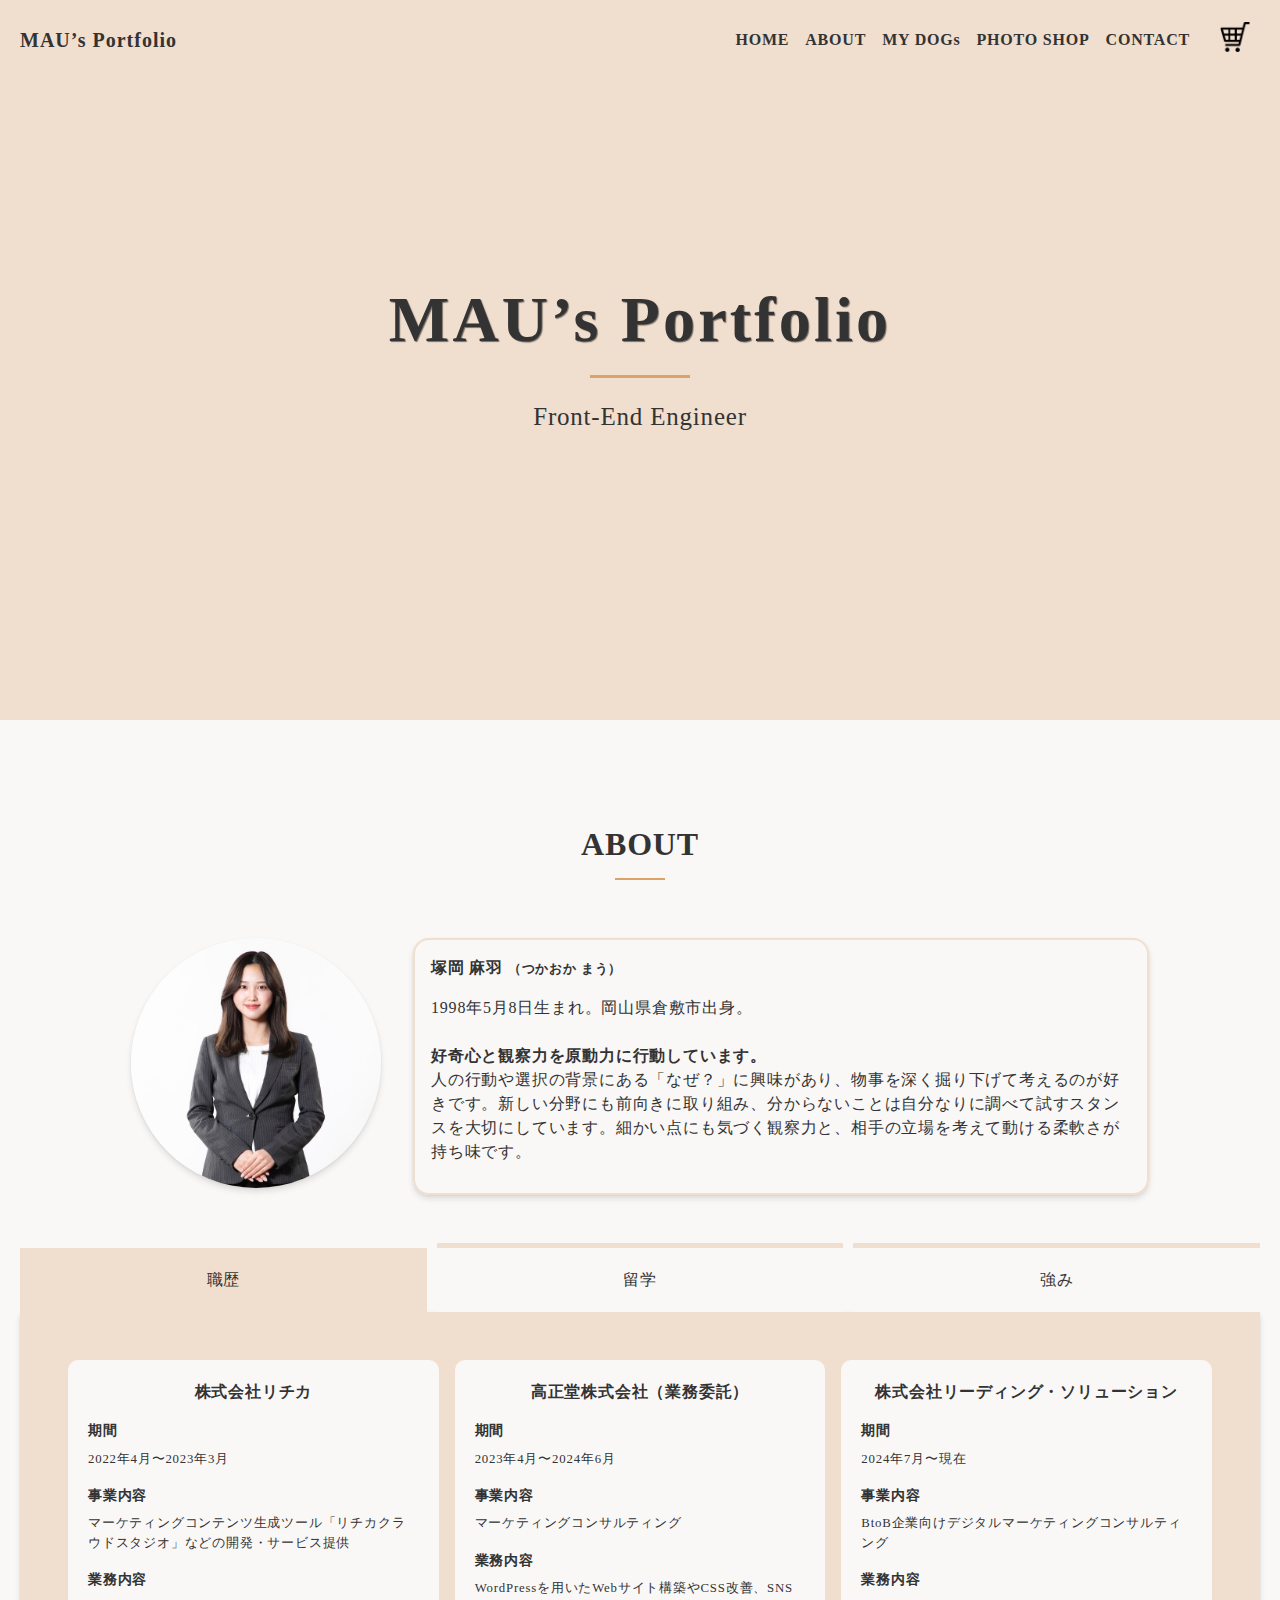
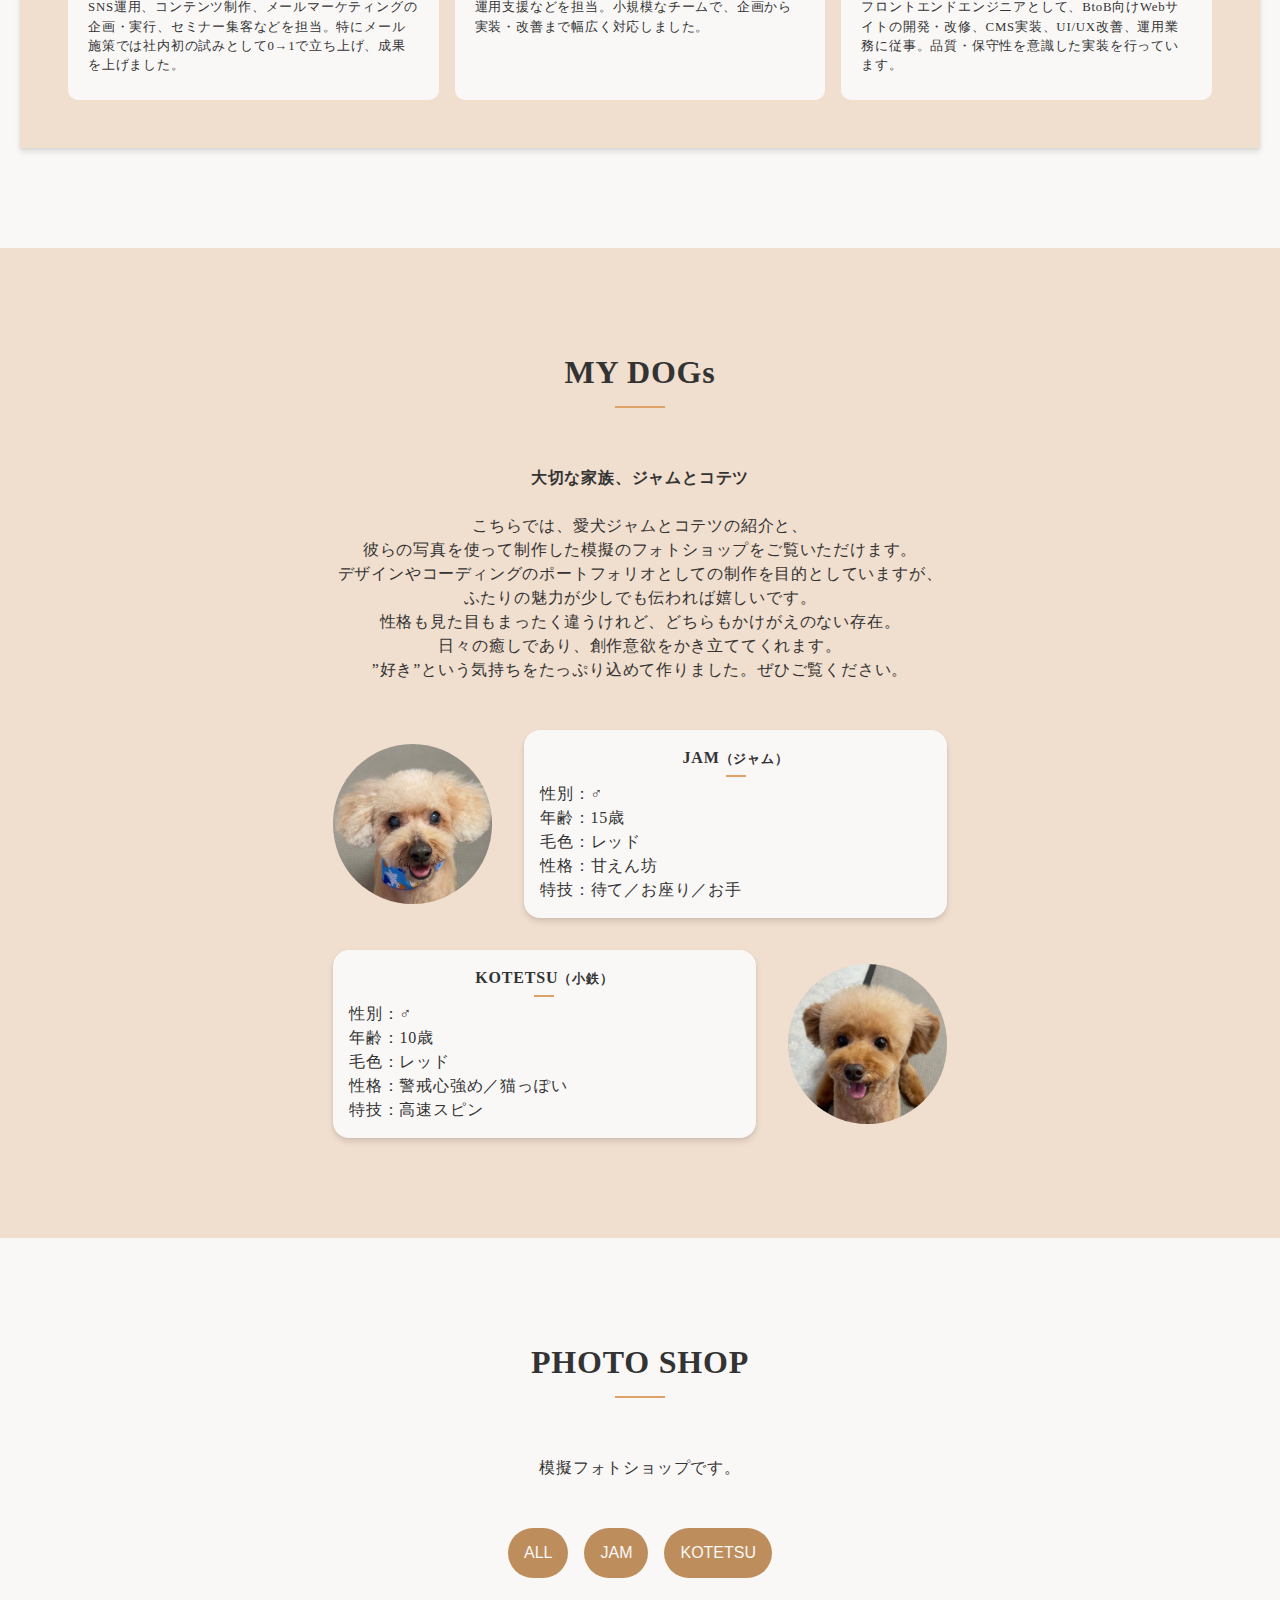
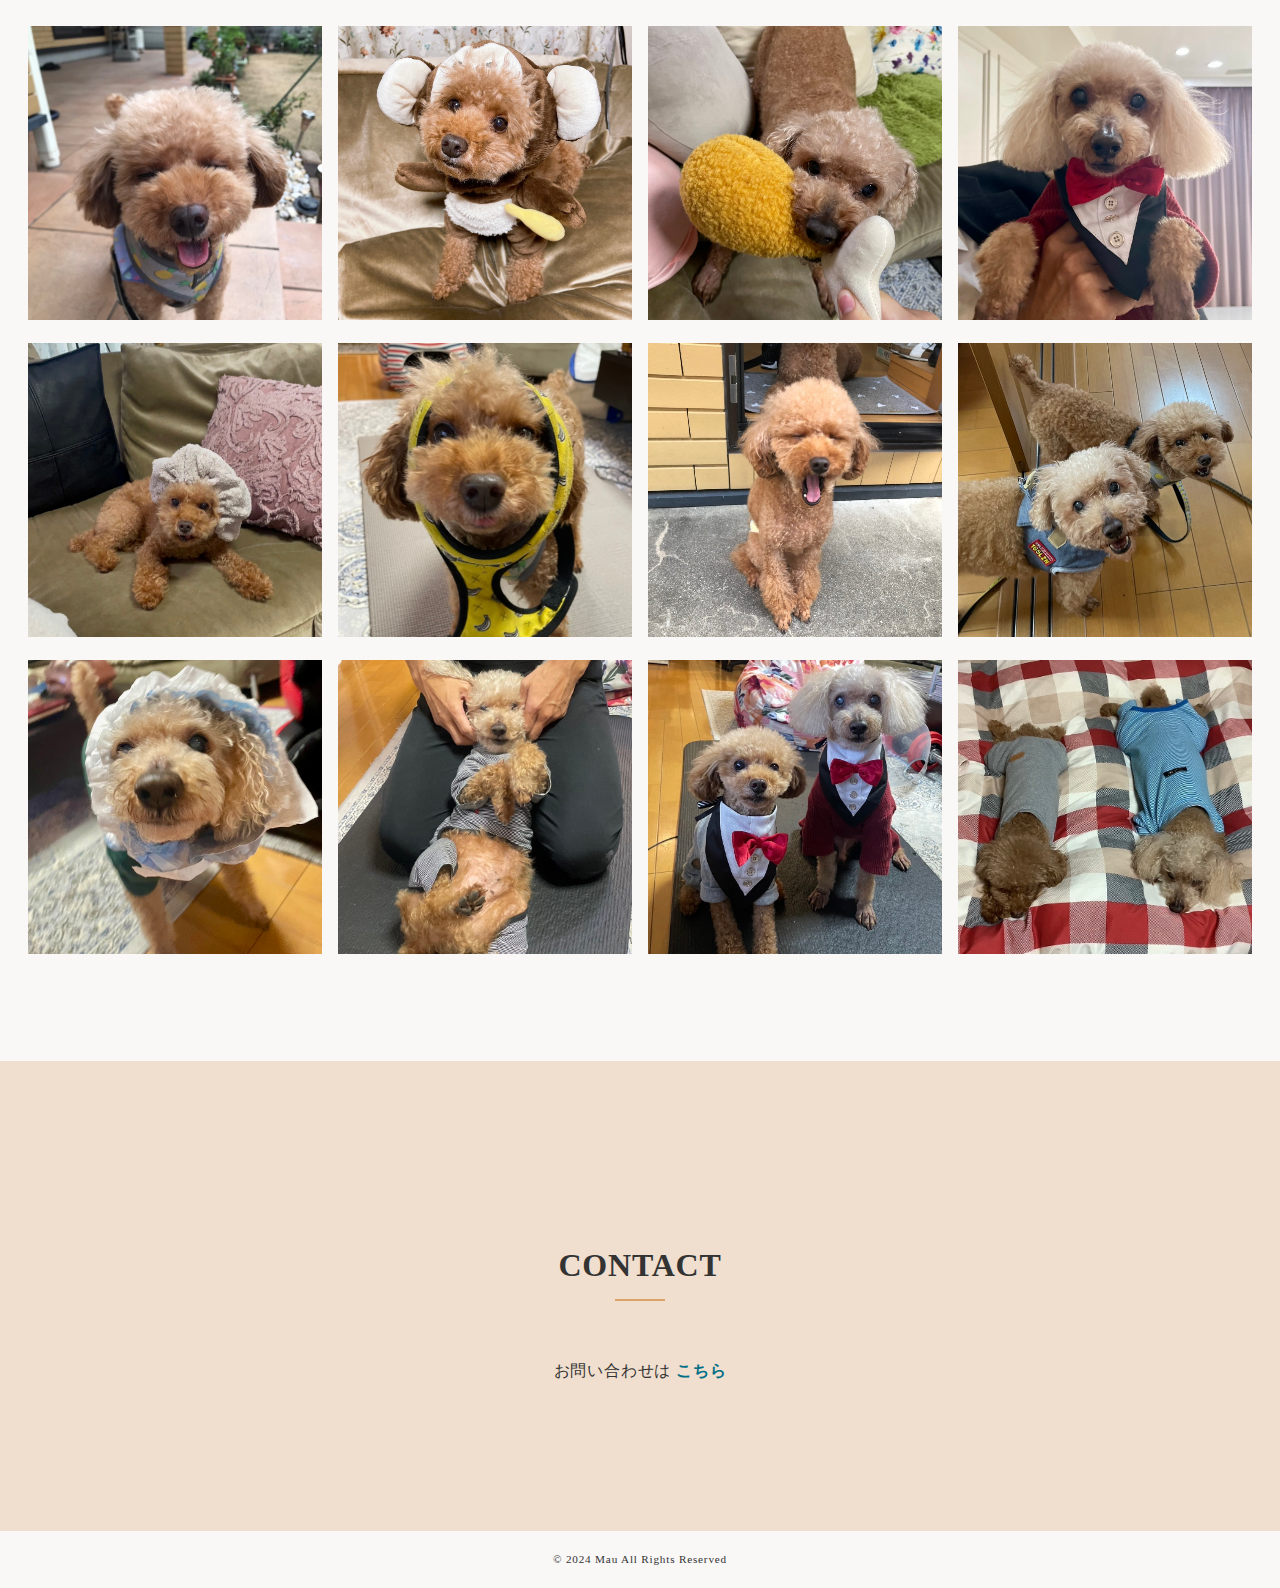
<file: index.html>
<!DOCTYPE html>
<html lang="en">
<head>
  <meta charset="UTF-8">
  <meta http-equiv="X-UA-Compatible" content="IE=edge">
  <meta name="viewport" content="width=device-width, initial-scale=1.0">
  <title>MAU’s Portfolio</title>
  <meta name="description" content="MAUのポートフォリオサイトです。">
  <link rel="icon" href="img/logo_1.jpg">
  <link rel="stylesheet" href="css/reset.css">
  <link rel="stylesheet" href="css/style.css">
  <link rel="preconnect" href="https://fonts.googleapis.com">
  <link rel="preconnect" href="https://fonts.gstatic.com" crossorigin>
  <link href="https://fonts.googleapis.com/css2?family=Noto+Sans+JP&family=Noto+Serif+JP:wght@200..900&family=Oxygen:wght@300;400;700&display=swap" rel="stylesheet"> <!-- jQueryの読み込みはjsより先に記述する -->
  <script src="https://code.jquery.com/jquery-3.7.1.min.js" integrity="sha256-/JqT3SQfawRcv/BIHPThkBvs0OEvtFFmqPF/lYI/Cxo=" crossorigin="anonymous"></script>
  <script src="js/script.js"></script>
  <script src="js/index.js"></script>
</head>

<body>
  <header>
    <div class="container">
      <div class="header-inner">
        <div class="header-logo">
          <a href="#">MAU’s Portfolio</a>
        </div>

        <div id="drawer_toggle">
          <span></span>
          <span></span>
          <span></span>
        </div>


        <div class="header-nav">

          <nav class="gnav" id="global_nav">
            <ul class="gnav-list">
              <li class="gnav-list-item"><a href="index.html">HOME</a></li>
              <li class="gnav-list-item"><a href="index.html#1">ABOUT</a></li>
              <li class="gnav-list-item"><a href="index.html#2">MY DOGs</a></li>
              <li class="gnav-list-item"><a href="index.html#3">PHOTO SHOP</a></li>
              <li class="gnav-list-item"><a href="index.html#4">CONTACT</a></li>
            </ul>
          </nav>

          <div class="cart">
            <!-- ② カウント表示 -->
            <!-- classにhiddenをつけて、初期状態では表示をしないようにする -->
            <div class="cart_cnt hidden">
              <span id="js_cart_cnt"></span>
            </div>
            <a href="confirm.html" id="cartLink">
              <img src="img/cart_logo.png" alt="#">
            </a>
          </div>
        </div>
      </div>
    </div>
  </header>

  <main>
    <!-- メインビジュアル -->
    <div class="mv bg--gr">
      <div class="container">
        <div class="mv-titleArea mv-titleArea--center mv-titleArea--black-shadow">
          <h1 class="mv-title">MAU’s Portfolio</h1>
          <p class="under-line"></p>
          <p class="mv-subtitle">Front-End Engineer</p>
        </div>
      </div>
    </div>

    <!-- ABOUT -->
    <section id="1" class="about bg--be">
      <div class="container">
        <h2 class="section-title">ABOUT</h2>
        <div class="flex">
          <div class="about profile">
            <div class="two-column">
              <div class="two-column-left">
                <div class="two-column-image profile">
                  <img src="img/profile_img.jpg" alt="塚岡麻羽">
                </div>
              </div>
              <div class="two-column-right">
                <h3 class="name">塚岡 麻羽 <span class="sub-name">（つかおか まう）</span></h3>
                <div class="info">
                  <p>1998年5月8日生まれ。岡山県倉敷市出身。<br><br><strong>好奇心と観察力を原動力に行動しています。</strong><br>
                  人の行動や選択の背景にある「なぜ？」に興味があり、物事を深く掘り下げて考えるのが好きです。新しい分野にも前向きに取り組み、分からないことは自分なりに調べて試すスタンスを大切にしています。細かい点にも気づく観察力と、相手の立場を考えて動ける柔軟さが持ち味です。
                  </p>
                </div>
              </div>
            </div>
          </div>
        </div>
        <!-- タブ -->
        <div class="tab">
          <ul>
            <li class="tab_item is-active" data-tab="01">職歴</li>
            <li class="tab_item" data-tab="02">留学</li>
            <li class="tab_item" data-tab="03">強み</li>
          </ul>
          <div class="tab_panel">
            <div class="tab_panel-box is-show work" data-panel="01">
              <div class="tab_panel-box-inner">
                <div class="tab_panel-box-item">
                  <h3 class="text-align-center">株式会社リチカ</h3>
                  <div class="item-area">
                    <p class="sub-ttl">期間</p>
                    <p class="desc">2022年4月〜2023年3月</p>
                  </div>
                  <div class="item-area">
                    <p class="sub-ttl">事業内容</p>
                    <p class="desc">マーケティングコンテンツ生成ツール「リチカクラウドスタジオ」などの開発・サービス提供</p>
                  </div>
                  <div class="item-area">
                    <p class="sub-ttl">業務内容</p>
                    <p class="desc">SNS運用、コンテンツ制作、メールマーケティングの企画・実行、セミナー集客などを担当。特にメール施策では社内初の試みとして0→1で立ち上げ、成果を上げました。</p>
                  </div>
                </div>
                <div class="tab_panel-box-item">
                  <h3 class="text-align-center">高正堂株式会社（業務委託）</h3>
                  <div class="item-area">
                    <p class="sub-ttl">期間</p>
                    <p class="desc">2023年4月〜2024年6月</p>
                  </div>
                  <div class="item-area">
                    <p class="sub-ttl">事業内容</p>
                    <p class="desc">マーケティングコンサルティング</p>
                  </div>
                  <div class="item-area">
                    <p class="sub-ttl">業務内容</p>
                    <p class="desc">WordPressを用いたWebサイト構築やCSS改善、SNS運用支援などを担当。小規模なチームで、企画から実装・改善まで幅広く対応しました。</p>
                  </div>
                </div>
                <div class="tab_panel-box-item">
                  <h3 class="text-align-center">株式会社リーディング・ソリューション</h3>
                  <div class="item-area">
                    <p class="sub-ttl">期間</p>
                    <p class="desc">2024年7月〜現在</p>
                  </div>
                  <div class="item-area">
                    <p class="sub-ttl">事業内容</p>
                    <p class="desc">BtoB企業向けデジタルマーケティングコンサルティング</p>
                  </div>
                  <div class="item-area">
                    <p class="sub-ttl">業務内容</p>
                    <p class="desc">フロントエンドエンジニアとして、BtoB向けWebサイトの開発・改修、CMS実装、UI/UX改善、運用業務に従事。品質・保守性を意識した実装を行っています。</p>
                  </div>
                </div>
              </div>
            </div>
            <div class="tab_panel-box" data-panel="02">
              <div class="tab_panel-box-inner">
                <div class="tab_panel-box-item study">
                  <div class="study_img">
                    <img src="img/ilac_img.png" alt="留学">
                  </div>
                  <div class="study_desc">
                    <h3>ILAC International College Vancouver</h3>
                    <div class="item-area">
                      <p class="sub-ttl">期間</p>
                      <p class="desc">2024年7月〜現在</p>
                    </div>
                    <div class="item-area">
                      <p class="sub-ttl">概要</p>
                      <p class="desc">Co-op留学。希望コース入学のため、TOIEC840点、IELTS 5.5取得。カナダ・バンクーバーにある私立の専門学校 ILAC International Collegeにて、Sales&Marketingプログラムを受講。セールスに必要なコミュニケーション、ブランドプロモーション、マネジメントスキル、デジタルマーケティング、ソーシャルマーケティングなどの講義を受講し、グループワーク・ディスカッション・プレゼンテーションを行いました。<br>最終試験に合格し、Certificateを取得しました。</p>
                    </div>
                  </div>
                </div>
              </div>
            </div>
            <div class="tab_panel-box work strength" data-panel="03">
              <div class="tab_panel-box-inner">
                <div class="tab_panel-box-item">
                  <h3 class="text-align-center">効率性・正確性を重視した開発</h3>
                  <div class="item-area">
                    <p class="desc">Sassやコンポーネント設計により、スタイルの一貫性や保守性の高い実装を実現。<br>MoSCoW法を用いたタスク整理で開発効率を高め、6か月連続で修正率最小を達成するなど、品質面でも高く評価されました。</p>
                  </div>
                </div>
                <div class="tab_panel-box-item">
                  <h3 class="text-align-center">マーケティング視点のユーザビリティ</h3>
                  <div class="item-area">
                    <p class="desc">ユーザー行動をもとにしたUI改善やA/Bテストを実施。<br>フォーム導線やCTA最適化など、コンバージョン向上を目的とした実装に取り組んできました。</p>
                  </div>
                </div>
                <div class="tab_panel-box-item">
                  <h3 class="text-align-center">チームワークとプロジェクト推進力</h3>
                  <div class="item-area">
                    <p class="desc">デザイナー・ディレクターと連携しながら仕様調整を行い、チケット管理ツールを活用してタスク整理や進行管理にも貢献。<br>チーム全体のスムーズな開発を支えています。</p>
                  </div>
                </div>
              </div>
            </div>
          </div>
        </div>
      </div>
    </section>

    <!-- プロフィール -->
    <section id="2" class="myDogs bg--gr">
      <div class="container">
        <h2 class="section-title">MY DOGs</h2>
        <div class="beginning text-align-center">
          <p><strong>大切な家族、ジャムとコテツ</strong></p><br>
          <p>こちらでは、愛犬ジャムとコテツの紹介と、<br>彼らの写真を使って制作した模擬のフォトショップをご覧いただけます。<br>デザインやコーディングのポートフォリオとしての制作を目的としていますが、<br>ふたりの魅力が少しでも伝われば嬉しいです。<br>性格も見た目もまったく違うけれど、どちらもかけがえのない存在。<br>日々の癒しであり、創作意欲をかき立ててくれます。<br>”好き”という気持ちをたっぷり込めて作りました。ぜひご覧ください。</p>
        </div>
        <div class="flex dog">
          <div class="two-column jam">
            <div class="two-column-left">
              <img src="img/jam.jpg" alt="ジャム">
            </div>
            <div class="two-column-right">
              <div class="text">
                <h3 class="content-title text-align-center">JAM<span class="sub-name">（ジャム）</span></h3>
                <p class="under-line"></p>
                <ul>
                  <li>性別：♂</li>
                  <li>年齢：15歳</li>
                  <li>毛色：レッド</li>
                  <li>性格：甘えん坊</li>
                  <li>特技：待て／お座り／お手</li>
              </div>
            </div>
          </div>
          <div class="two-column kotetsu">
            <div class="two-column-left">
              <img src="img/kotetsu.jpg" alt="コテツ">
            </div>
            <div class="two-column-right">
              <div class="text">
                <h3 class="content-title text-align-center">KOTETSU<span class="sub-name">（小鉄）</span></h3>
                <p class="under-line"></p>
                <ul>
                  <li>性別：♂</li>
                  <li>年齢：10歳</li>
                  <li>毛色：レッド</li>
                  <li>性格：警戒心強め／猫っぽい</li>
                  <li>特技：高速スピン</li>
                </ul>
              </div>
            </div>
          </div>
        </div>
      </div>
    </section>

    <!-- Photo Shop -->
    <section id="3" class="photoshop bg--be">
      <div class="container">
        <h2 class="section-title">PHOTO SHOP</h2>
        <div class="beginning text-align-center">
          <p>模擬フォトショップです。</p>
        </div>
        <div class="button_area">
          <button id="show_all" class="sort_btn">ALL</button>
          <button id="show_dog_a" class="sort_btn">JAM</button>
          <button id="show_dog_b" class="sort_btn">KOTETSU</button>
        </div>
        <ul class="item_list">
          <!-- コテツのホホエミ -->
          <li class="item dog-b">
            <div class="item_img">
              <img src="img/photo01.jpg" alt="コテツのホホエミ">
            </div>
            <div class="item_textbox">
              <div class="item_title_price">
                <div class="item_title">
                  <p>コテツのホホエミ</p>
                </div>
                <div class="item_price"><span class="yen_symbol">¥</span><span class="js_get_price">150</span></div>
              </div>
              <div class="item_btnarea">
                <!-- ⑥ ローカルストレージに保存するため、カートボタンの属性にdata-nameとdate-priceを持たせる -->
                <button class="item_cart_btn js_cart_btn" data-name="コテツのホホエミ" data-price="150">カート</button>
              </div>
            </div>
          </li>
          <!-- ここまで -->
          <!-- コテツのクマ姿 -->
          <li class="item dog-b">
            <div class="item_img">
              <img src="img/photo02.jpg" alt="コテツのクマ姿">
            </div>
            <div class="item_textbox">
              <div class="item_title_price">
                <div class="item_title">
                  <p>コテツのクマ姿</p>
                </div>
                <div class="item_price"><span class="yen_symbol">¥</span><span class="js_get_price">100</span></div>
              </div>
              <div class="item_btnarea">
                <button class="item_cart_btn js_cart_btn" data-name="コテツのクマ姿" data-price="100">カート</button>

              </div>
            </div>
          </li>
          <!-- ここまで -->
          <!-- ジャムとおもちゃ -->
          <li class="item dog-a">
            <div class="item_img">
              <img src="img/photo03.jpg" alt="ジャムとおもちゃ">
            </div>
            <div class="item_textbox">
              <div class="item_title_price">
                <div class="item_title">
                  <p>ジャムとおもちゃ</p>
                </div>
                <div class="item_price"><span class="yen_symbol">¥</span><span class="js_get_price">170</span></div>
              </div>
              <div class="item_btnarea">
                <button class="item_cart_btn js_cart_btn" data-name="ジャムとおもちゃ" data-price="170">カート</button>

              </div>
            </div>
          </li>
          <!-- ここまで -->
          <!-- ジャムのタキシード姿 -->
          <li class="item dog-a">
            <div class="item_img">
              <img src="img/photo04.jpg" alt="ジャムのタキシード姿">
            </div>
            <div class="item_textbox">
              <div class="item_title_price">
                <div class="item_title">
                  <p>ジャムのタキシード姿</p>
                </div>
                <div class="item_price"><span class="yen_symbol">¥</span><span class="js_get_price">200</span></div>
              </div>
              <div class="item_btnarea">
                <button class="item_cart_btn js_cart_btn" data-name="ジャムのタキシード姿" data-price="200">カート</button>

              </div>
            </div>
          </li>
          <!-- ここまで -->
          <!-- ヘアバンド姿のテツ -->
          <li class="item dog-b">
            <div class="item_img">
              <img src="img/photo05.jpg" alt="ヘアバンド姿のテツ">
            </div>
            <div class="item_textbox">
              <div class="item_title_price">
                <div class="item_title">
                  <p>ヘアバンド姿のテツ</p>
                </div>
                <div class="item_price"><span class="yen_symbol">¥</span><span class="js_get_price">580</span></div>
              </div>
              <div class="item_btnarea">
                <button class="item_cart_btn js_cart_btn" data-name="ヘアバンド姿のテツ" data-price="580">カート</button>

              </div>
            </div>
          </li>
          <!-- ここまで -->
          <!-- 散歩前のテツ -->
          <li class="item dog-b">
            <div class="item_img">
              <img src="img/photo06.jpg" alt="散歩前のテツ">
            </div>
            <div class="item_textbox">
              <div class="item_title_price">
                <div class="item_title">
                  <p>散歩前のテツ</p>
                </div>
                <div class="item_price"><span class="yen_symbol">¥</span><span class="js_get_price">490</span></div>
              </div>
              <div class="item_btnarea">
                <button class="item_cart_btn js_cart_btn" data-name="散歩前のテツ" data-price="490">カート</button>

              </div>
            </div>
          </li>
          <!-- ここまで -->
          <!-- あくびをするテツ -->
          <li class="item dog-b">
            <div class="item_img">
              <img src="img/photo07.jpg" alt="あくびをするテツ">
            </div>
            <div class="item_textbox">
              <div class="item_title_price">
                <div class="item_title">
                  <p>あくびをするテツ</p>
                </div>
                <div class="item_price"><span class="yen_symbol">¥</span><span class="js_get_price">610</span></div>
              </div>
              <div class="item_btnarea">
                <button class="item_cart_btn js_cart_btn" data-name="あくびをするテツ" data-price="610">カート</button>

              </div>
            </div>
          </li>
          <!-- ここまで -->
          <!-- 散歩前のジャム＆テツ -->
          <li class="item">
            <div class="item_img">
              <img src="img/photo08.jpg" alt="散歩前のジャム＆テツ">
            </div>
            <div class="item_textbox">
              <div class="item_title_price">
                <div class="item_title">
                  <p>散歩前のジャム＆テツ</p>
                </div>
                <div class="item_price"><span class="yen_symbol">¥</span><span class="js_get_price">380</span></div>
              </div>
              <div class="item_btnarea">
                <button class="item_cart_btn js_cart_btn" data-name="散歩前のジャム＆テツ" data-price="380">カート</button>

              </div>
            </div>
          </li>
          <!-- ここまで -->
          <!-- ライオンジャム -->
          <li class="item dog-a">
            <div class="item_img">
              <img src="img/photo09.jpg" alt="ライオンジャム">
            </div>
            <div class="item_textbox">
              <div class="item_title_price">
                <div class="item_title">
                  <p>ライオンジャム</p>
                </div>
                <div class="item_price"><span class="yen_symbol">¥</span><span class="js_get_price">1200</span></div>
              </div>
              <div class="item_btnarea">
                <button class="item_cart_btn js_cart_btn" data-name="ライオンジャム" data-price="1200">カート</button>

              </div>
            </div>
          </li>
          <!-- ここまで -->
          <!-- リラックスジャム -->
          <li class="item dog-a">
            <div class="item_img">
              <img src="img/photo10.jpg" alt="リラックスジャム">
            </div>
            <div class="item_textbox">
              <div class="item_title_price">
                <div class="item_title">
                  <p>リラックスジャム</p>
                </div>
                <div class="item_price"><span class="yen_symbol">¥</span><span class="js_get_price">400</span></div>
              </div>
              <div class="item_btnarea">
                <button class="item_cart_btn js_cart_btn" data-name="リラックスジャム" data-price="400">カート</button>

              </div>
            </div>
          </li>
          <!-- ここまで -->
          <!-- タキシード姿のジャム＆テツ -->
          <li class="item">
            <div class="item_img">
              <img src="img/photo11.jpg" alt="タキシード姿のジャム＆テツ">
            </div>
            <div class="item_textbox">
              <div class="item_title_price">
                <div class="item_title">
                  <p>タキシード姿のジャム＆テツ</p>
                </div>
                <div class="item_price"><span class="yen_symbol">¥</span><span class="js_get_price">90</span></div>
              </div>
              <div class="item_btnarea">
                <button class="item_cart_btn js_cart_btn" data-name="タキシード姿のジャム＆テツ" data-price="90">カート</button>

              </div>
            </div>
          </li>
          <!-- ここまで -->
          <!-- 寝そべるジャム＆テツ -->
          <li class="item">
            <div class="item_img">
              <img src="img/photo12.jpg" alt="寝そべるジャム＆テツ">
            </div>
            <div class="item_textbox">
              <div class="item_title_price">
                <div class="item_title">
                  <p>寝そべるジャム＆テツ</p>
                </div>
                <div class="item_price"><span class="yen_symbol">¥</span><span class="js_get_price">600</span></div>
              </div>
              <div class="item_btnarea">
                <button class="item_cart_btn js_cart_btn" data-name="寝そべるジャム＆テツ" data-price="600">カート</button>

              </div>
            </div>
          </li>
          <!-- ここまで -->
        </ul>
      </div>
    </section>


    <!-- contact -->
    <section id="4" class="contact bg--gr">
      <div class="container">
        <h2 class="section-title">CONTACT</h2>
        <div class="beginning text-align-center">
          <p>お問い合わせは<a href="contact.html"> <strong>こちら</strong></a></p>
        </div>
      </div>
    </section>
  </main>

  <!-- フッター -->
  <footer class="bg--be">
    <p class="text-align-center"> © 2024 Mau All Rights Reserved</p>
  </footer>

</body>

<script>
  document.addEventListener('DOMContentLoaded', function () {
    // カートリンクのクリックイベントを設定
    const cartLink = document.getElementById('cartLink');
    if (cartLink) {
      cartLink.addEventListener('click', function (event) {
        // ローカルストレージからカートのアイテムを取得
        const items = JSON.parse(localStorage.getItem('items')) || [];

        if (items.length === 0) {
          // カートが空の場合、警告を表示して遷移をキャンセル
          event.preventDefault(); // デフォルトのリンク動作をキャンセル
          alert('カートにアイテムがありません');
        }
      });
    }
  });



</script>
</html>
</file>
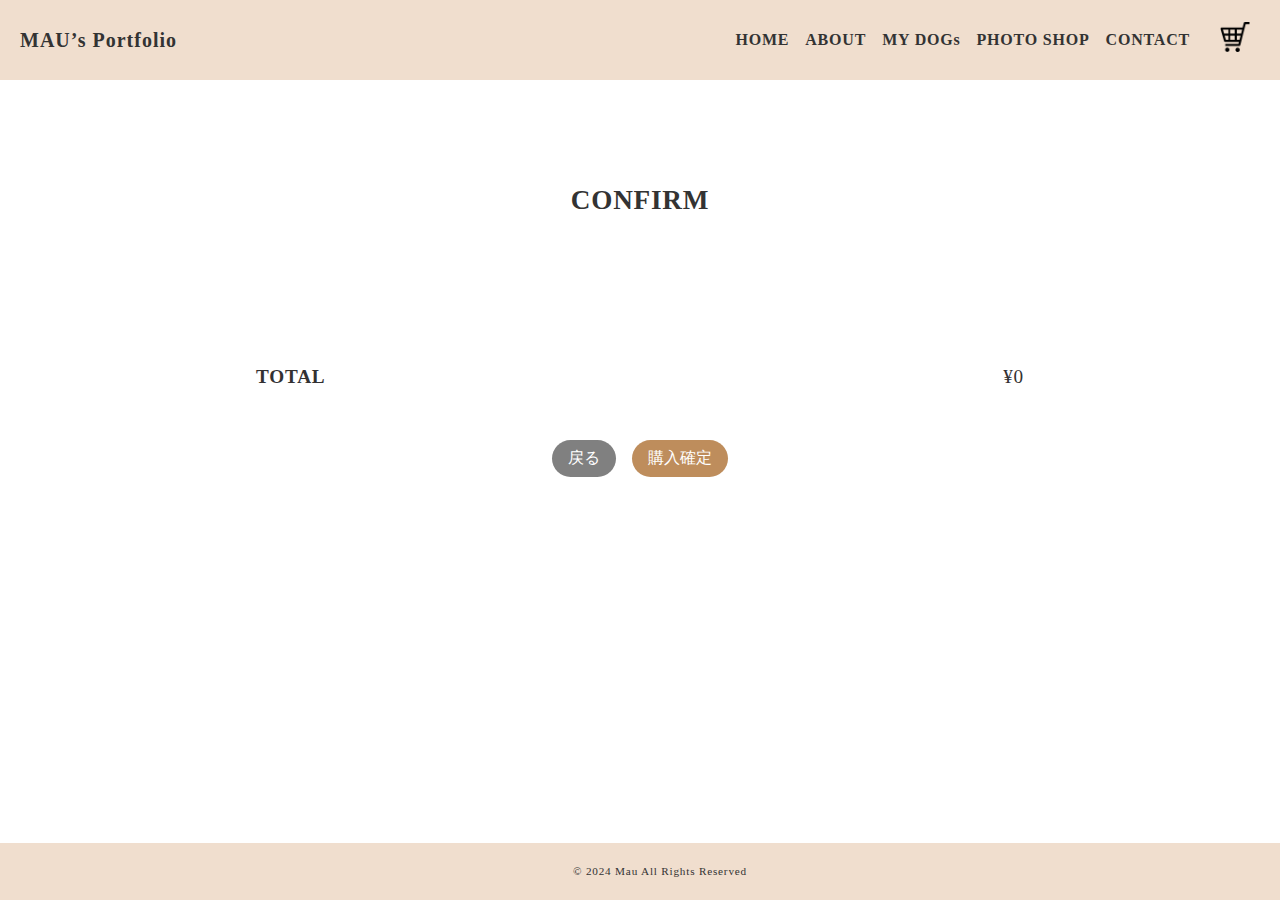
<file: confirm.html>
<!DOCTYPE html>
<html lang="en">
<head>
  <meta charset="UTF-8">
  <meta http-equiv="X-UA-Compatible" content="IE=edge">
  <meta name="viewport" content="width=device-width, initial-scale=1.0">
  <title>CONFIRM - MAU’s Portfolio</title>
  <meta name="description" content="MAUのポートフォリオサイトです。">
  <link rel="icon" href="img/logo_1.jpg">
  <link rel="stylesheet" href="css/reset.css">
  <link rel="stylesheet" href="css/style.css">
  <link rel="stylesheet" href="css/confirm.css">
  <script src="https://code.jquery.com/jquery-3.7.1.min.js" integrity="sha256-/JqT3SQfawRcv/BIHPThkBvs0OEvtFFmqPF/lYI/Cxo=" crossorigin="anonymous"></script>
  <script src="js/script.js"></script>
  <script src="js/index.js"></script>
  <script src="js/confirm.js"></script>
</head>


<body>
  <header>
    <div class="container">
      <div class="header-inner">
        <div class="header-logo">
          <a href="index.html">MAU’s Portfolio</a>
        </div>

        <div id="drawer_toggle">
          <span></span>
          <span></span>
          <span></span>
        </div>


        <div class="header-nav">

          <nav class="gnav" id="global_nav">
            <ul class="gnav-list">
              <li class="gnav-list-item"><a href="index.html">HOME</a></li>
              <li class="gnav-list-item"><a href="index.html#1">ABOUT</a></li>
              <li class="gnav-list-item"><a href="index.html#2">MY DOGs</a></li>
              <li class="gnav-list-item"><a href="index.html#3">PHOTO SHOP</a></li>
              <li class="gnav-list-item"><a href="index.html#4">CONTACT</a></li>
            </ul>
          </nav>

          <div class="cart">
            <!-- ② カウント表示 -->
            <!-- classにhiddenをつけて、初期状態では表示をしないようにする -->
            <div class="cart_cnt hidden">
              <span id="js_cart_cnt"></span>
            </div>
            <a href="confirm.html" id="cartLink">
              <img src="img/cart_logo.png" alt="#">
            </a>
          </div>
        </div>
      </div>
    </div>
  </header>

  <main>
    <section class="confirm">
      <div class="container">
        <h1>CONFIRM</h1>
        <ul id="js_shopping_list" class="shopping_list"></ul>
        <div class="total">
          <span class="total_title">TOTAL</span>
          <span class="yen_symbol">¥<span id="js_total"></span></span>
        </div>
        <div class="button-area">
          <button id="js_back" class="confirm_btn back">戻る</button>
          <button id="js_confirm" class="confirm_btn">購入確定</button>
        </div>
      </div>
    </section>
  </main>

  <footer class="bg--gr">
    <p class="text-align-center"> © 2024 Mau All Rights Reserved</p>
  </footer>

</body>

</html>
</file>
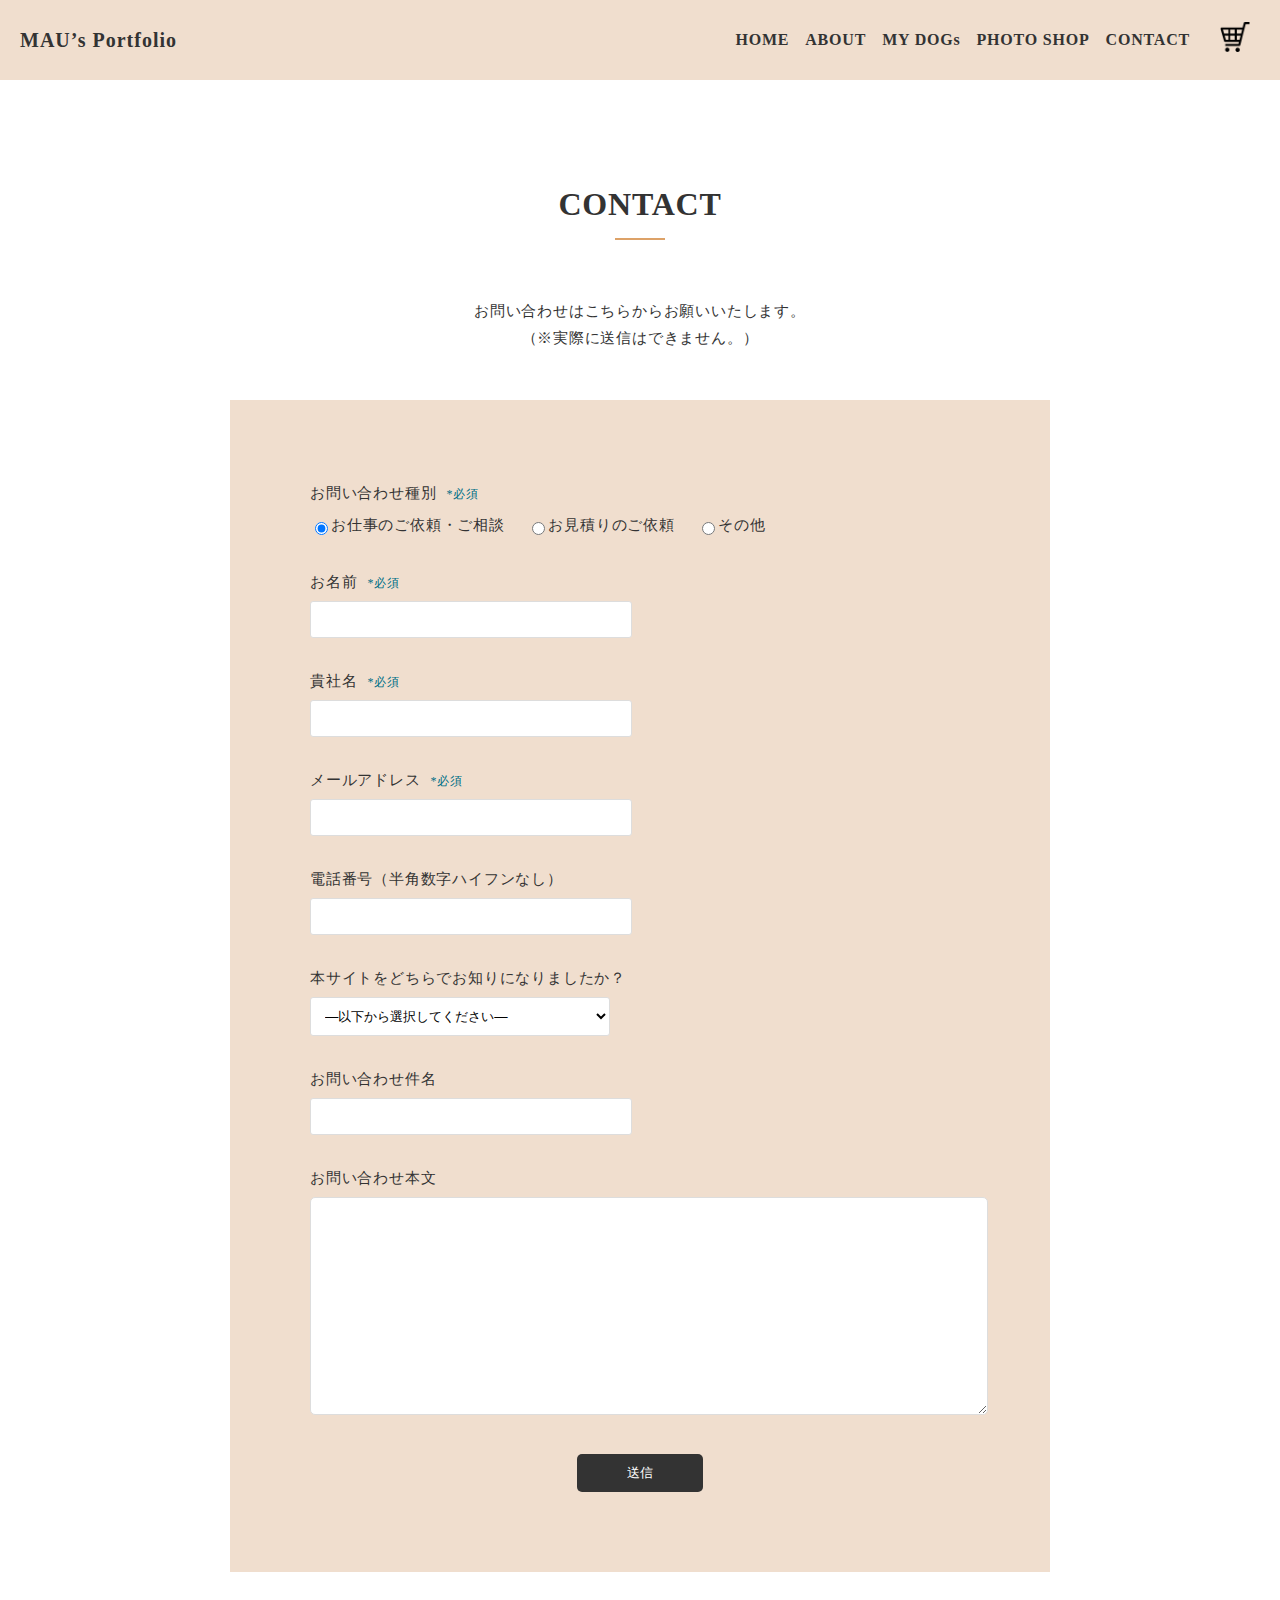
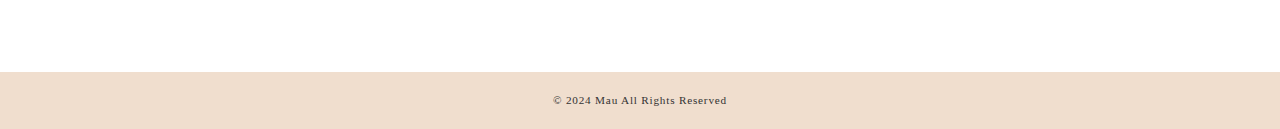
<file: contact.html>
<!DOCTYPE html>
<html lang="en">
<head>
  <meta charset="UTF-8">
  <meta http-equiv="X-UA-Compatible" content="IE=edge">
  <meta name="viewport" content="width=device-width, initial-scale=1.0">
  <title>CONTACT - MAU’s Portfolio</title>
  <meta name="description" content="MAUのポートフォリオサイトです。">
  <link rel="icon" href="img/logo_1.jpg">
  <link rel="stylesheet" href="css/reset.css">
  <link rel="stylesheet" href="css/style.css">
  <link rel="preconnect" href="https://fonts.googleapis.com">
  <link rel="preconnect" href="https://fonts.gstatic.com" crossorigin>
  <link href="https://fonts.googleapis.com/css2?family=Noto+Sans+JP&family=Noto+Serif+JP:wght@200..900&family=Oxygen:wght@300;400;700&display=swap" rel="stylesheet"> <!-- jQueryの読み込みはjsより先に記述する -->
  <script src="https://code.jquery.com/jquery-3.7.1.min.js" integrity="sha256-/JqT3SQfawRcv/BIHPThkBvs0OEvtFFmqPF/lYI/Cxo=" crossorigin="anonymous"></script>
  <script src="js/script.js"></script>
  <script src="js/index.js"></script>
</head>

<header>
  <div class="container">
    <div class="header-inner">
      <div class="header-logo">
        <a href="index.html">MAU’s Portfolio</a>
      </div>

      <div id="drawer_toggle">
        <span></span>
        <span></span>
        <span></span>
      </div>


      <div class="header-nav">

        <nav class="gnav" id="global_nav">
          <ul class="gnav-list">
            <li class="gnav-list-item"><a href="index.html">HOME</a></li>
            <li class="gnav-list-item"><a href="index.html#1">ABOUT</a></li>
            <li class="gnav-list-item"><a href="index.html#2">MY DOGs</a></li>
            <li class="gnav-list-item"><a href="index.html#3">PHOTO SHOP</a></li>
            <li class="gnav-list-item"><a href="index.html#4">CONTACT</a></li>
          </ul>
        </nav>

        <div class="cart">
          <!-- ② カウント表示 -->
          <!-- classにhiddenをつけて、初期状態では表示をしないようにする -->
          <div class="cart_cnt hidden">
            <span id="js_cart_cnt"></span>
          </div>
          <a href="confirm.html" id="cartLink">
            <img src="img/cart_logo.png" alt="#">
          </a>
        </div>
      </div>
    </div>
  </div>
</header>





<main class="content col1">

  <section class="contact">
    <div class="container">

      <h2 class="section-title">CONTACT</h2>
      <div class="post">

        <div class="beginning text-align-center">
          <p>お問い合わせはこちらからお願いいたします。<br>（※実際に送信はできません。）</p>
        </div>



        <div class="wp-block-contact-form-7-contact-form-selector">
          <div class="wpcf7 js" id="wpcf7-f12-p19-o1" lang="ja" dir="ltr" data-wpcf7-id="12">
            <div class="screen-reader-response">
              <p role="status" aria-live="polite" aria-atomic="true"></p>
              <ul></ul>
            </div>
            <form action="/contact/#wpcf7-f12-p19-o1" method="post" class="wpcf7-form init" aria-label="コンタクトフォーム" novalidate="novalidate" data-status="init">
              <div style="display: none;">
                <input type="hidden" name="_wpcf7" value="12">
                <input type="hidden" name="_wpcf7_version" value="6.0.3">
                <input type="hidden" name="_wpcf7_locale" value="ja">
                <input type="hidden" name="_wpcf7_unit_tag" value="wpcf7-f12-p19-o1">
                <input type="hidden" name="_wpcf7_container_post" value="19">
                <input type="hidden" name="_wpcf7_posted_data_hash" value="">
              </div>
              <p>お問い合わせ種別<span class="form-require">*必須</span><span class="wpcf7-form-control-wrap" data-name="your-purpose"><span class="wpcf7-form-control wpcf7-radio"><span class="wpcf7-list-item first"><label><input type="radio" name="your-purpose" value="お仕事のご依頼・ご相談" checked="checked"><span class="wpcf7-list-item-label">お仕事のご依頼・ご相談</span></label></span><span class="wpcf7-list-item"><label><input type="radio" name="your-purpose" value="お見積りのご依頼"><span class="wpcf7-list-item-label">お見積りのご依頼</span></label></span><span class="wpcf7-list-item last"><label><input type="radio" name="your-purpose" value="その他"><span class="wpcf7-list-item-label">その他</span></label></span></span></span></p>
              <p><label>お名前<span class="form-require">*必須</span><span class="wpcf7-form-control-wrap" data-name="your-name"><input size="40" maxlength="400" class="wpcf7-form-control wpcf7-text wpcf7-validates-as-required" aria-required="true" aria-invalid="false" value="" type="text" name="your-name"></span></label></p>
              <p><label>貴社名<span class="form-require">*必須</span><span class="wpcf7-form-control-wrap" data-name="your-company"><input size="40" maxlength="400" class="wpcf7-form-control wpcf7-text wpcf7-validates-as-required" aria-required="true" aria-invalid="false" value="" type="text" name="your-company"></span></label></p>
              <p><label>メールアドレス<span class="form-require">*必須</span><span class="wpcf7-form-control-wrap" data-name="your-email"><input size="40" maxlength="400" class="wpcf7-form-control wpcf7-email wpcf7-validates-as-required wpcf7-text wpcf7-validates-as-email" aria-required="true" aria-invalid="false" value="" type="email" name="your-email"></span></label></p>
              <p><label>電話番号<span class="form-note">（半角数字ハイフンなし）</span><span class="wpcf7-form-control-wrap" data-name="your-tel"><input size="40" maxlength="400" class="wpcf7-form-control wpcf7-tel wpcf7-text wpcf7-validates-as-tel" aria-invalid="false" value="" type="tel" name="your-tel"></span></label></p>
              <p><label>本サイトをどちらでお知りになりましたか？<span class="wpcf7-form-control-wrap" data-name="your-how"><select class="wpcf7-form-control wpcf7-select wpcf7-validates-as-required" aria-required="true" aria-invalid="false" name="your-how"><option value="">—以下から選択してください—</option><option value="Google/Yahoo検索">Google/Yahoo検索</option><option value="SNS">SNS</option><option value="ブログ">ブログ</option><option value="友人や知人">友人や知人</option><option value="その他">その他</option></select></span></label></p>
              <p><label>お問い合わせ件名<span class="wpcf7-form-control-wrap" data-name="your-subject"><input size="40" maxlength="400" class="wpcf7-form-control wpcf7-text wpcf7-validates-as-required" aria-required="true" aria-invalid="false" value="" type="text" name="your-subject"></span></label></p>
              <p><label>お問い合わせ本文<span class="wpcf7-form-control-wrap" data-name="your-message"><textarea cols="40" rows="10" maxlength="2000" class="wpcf7-form-control wpcf7-textarea wpcf7-validates-as-required" aria-required="true" aria-invalid="false" name="your-message"></textarea></span></label></p>
              <div class="btnWrap">
                <p><input class="wpcf7-form-control wpcf7-submit has-spinner btn" type="submit" value="送信"></p>
              </div>
            </form>
          </div>
        </div>
      </div>
    </div>
  </section>

</main>




<!-- フッター -->
<!-- フッター -->
<footer class="bg--gr">
  <p class="text-align-center"> © 2024 Mau All Rights Reserved</p>
</footer>

</body>

<script>
  $(document).ready(function () {
    // フォームの送信イベントをキャッチ
    $('form.wpcf7-form').on('submit', function (event) {
      // アラートを表示
      alert("これはデモサイトです。実際に送信はできません。");

      // フォームの送信を防止
      event.preventDefault();
    });
  });
</script>
</html>
</file>
<file: css/style.css>
html {
  scroll-behavior: smooth;
}

body {
  font-size: 16px;
  word-wrap: break-word;
  letter-spacing: 0.05em;
  color: #333;
  line-height: 1.5;
}

img {
  max-width: 100%;
}

a {
  text-decoration: none;
  transition: opacity 0.3s;
  color: #333333;
}

li {
  list-style-type: none;
}

h2 {
  font-size: 2rem;
}

h3 {
  font-size: 1rem;
}

.bg--gr {
  background-color: #f0dece;
}

.bg--be {
  background-color: #f9f8f7;
}

.text-align-center {
  text-align: center;
}

.bold {
  font-weight: bold;
}

.section-title {
  font-size: 2rem;
  text-align: center;
}

.section-title::after {
  content: "";
  display: block;
  width: 50px;
  height: 2px;
  background-color: #dda268;
  margin: 10px auto;
}

.item_img {
  text-align: center;
}

.item_img img {
  width: 200px; /* 画像の幅を指定 */
  height: 200px; /* 画像の高さを指定 */
  object-fit: contain;
}

.hidden {
  display: none;
}

section {
  padding: 100px 0;
}

.container {
  width: calc(100% - 40px);
  max-width: 1300px;
  margin: auto;
  display: flex;
  flex-direction: column;
  gap: 3rem;
}

@media screen and (max-width: 768px) {
  .container {
    padding: 0 20px;
    gap: 2rem;
  }
}

/*-------------------------------------------
ヘッダー
-------------------------------------------*/

header {
  width: 100%;
  position: fixed;
  top: 0;
  background-color: #f0dece;
  z-index: 10;
}

.header-inner {
  display: flex;
  width: 100%;
  height: 5rem;
  align-items: center;
  justify-content: space-between;
}

.header-logo {
  display: flex;
  font-size: 20px;
  line-height: 1.2;
  font-weight: bold;
  letter-spacing: 0.05em;
  margin-right: 20px;
  align-items: center;
  transition: 0.3s;
}

.header-logo a:hover {
  color: #dda268;
  transition: 0.3s;
}

.header-nav {
  display: flex;
  justify-content: center;
  align-items: center;
}

.gnav {
  display: flex;
}

.gnav-list {
  display: flex;
  align-items: center;
  justify-content: center;
  gap: 1rem;
}

.gnav-list li a {
  font-weight: bold;
  transition: 0.3s;
  color: #333;
}

.gnav-list li a:hover {
  color: #dda268;
}

header li {
  font-size: 1rem;
}

header li:last-child {
  padding-right: 30px;
}

@media screen and (max-width: 768px) {
  header li:last-child {
    padding-right: 0;
  }
}

header .cart {
  position: relative;
  width: 30px;
  margin-right: 10px;
}

header .cart .cart_cnt {
  position: absolute;
  top: -4px;
  left: -12px;
  width: 1.2rem;
  height: 1.2rem;
  font-size: 0.6rem;
  font-weight: bold;
  text-align: center;
  line-height: 1.2rem;
  border-radius: 50%;
  background-color: #fff;
  color: #000000;
}

@media screen and (max-width: 768px) {
  .gnav-list {
    flex-direction: column;
  }
}
/*-------------------------------------------
ハンバーガーメニュー
-------------------------------------------*/
/* ハンバーガーメニューのスタイル */
#drawer_toggle {
  display: none; /* ハンバーガーメニューを非表示 */
}
@media screen and (max-width: 768px) {
  #drawer_toggle {
    display: flex;
    flex-direction: column;
    justify-content: space-between;
    width: 30px; /* ハンバーガーメニューの幅 */
    height: 17px; /* ハンバーガーメニューの高さ */
    cursor: pointer;
  }

  #drawer_toggle span {
    display: block;
    width: 100%; /* 線の幅を親要素に合わせる */
    height: 3px; /* 線の高さ */
    background-color: #333; /* 線の色 */
    border-radius: 2px; /* 線の角を丸くする */
    transition: all 0.3s ease; /* アニメーションのスムーズな動き */
  }

  /* メニューが開いたときのアニメーション（必要に応じて追加） */
  #drawer_toggle.open span:nth-child(1) {
    transform: rotate(45deg) translate(5px, 5px);
  }

  #drawer_toggle.open span:nth-child(2) {
    opacity: 0; /* 真ん中の線を非表示にする */
  }

  #drawer_toggle.open span:nth-child(3) {
    transform: rotate(-45deg) translate(5px, -5px);
  }
}
/* デフォルトではPC時に表示 */
#global_nav {
  display: block; /* PC時は表示 */
  position: relative; /* 必要に応じて調整 */
}

/* SP時に非表示 */
@media screen and (max-width: 768px) {
  #global_nav {
    display: none; /* 初期状態では非表示 */
    transform: scaleY(0); /* 縦方向に縮小 */
    transform-origin: top; /* アニメーションの基準を上部に設定 */
    opacity: 0; /* 完全に透明にする */
    position: fixed; /* 必要に応じて位置を調整 */
    top: 80px; /* 三本線の下に表示 */
    right: 0px;
    background-color: #fff; /* 背景色 */
    width: 100%; /* 必要に応じて幅を調整 */
    box-shadow: 0 4px 6px rgba(0, 0, 0, 0.1); /* 影を追加 */
    z-index: 1000;
    transition: transform 0.3s ease, opacity 0.3s ease; /* スムーズなアニメーション */
  }

  /* SP時に表示するスタイル */
  #global_nav.open {
    display: block; /* メニューを表示 */
    transform: scaleY(1); /* 縦方向に拡大 */
    opacity: 0.9; /* 完全に表示 */
    height: 100%;
    padding-top: 10rem;
  }
}
/*-------------------------------------------
メインビジュアル
-------------------------------------------*/
.mv {
  display: flex;
  height: 80vh;
  background-repeat: no-repeat;
  background-position: center center;
  background-size: cover;
  align-items: center;
  justify-content: center;
}

.mv-title {
  font-size: clamp(40px, 5vw, 72px);
  line-height: 1.1;
  letter-spacing: 0.05em;
  text-align: center;
  text-shadow: 1px 1px 1px rgba(0, 0, 0, 0.5);
}

.mv-subtitle {
  text-align: center;
  font-size: clamp(20px, 5vw, 25px);
}

.mv img {
  width: 100%;
  object-fit: cover;
  margin: 0;
}

.mv .under-line {
  content: "";
  display: block;
  width: 100px;
  height: 3px;
  background-color: #dda268;
  margin: 20px auto;
}

/*-------------------------------------------
プロフィール
-------------------------------------------*/

.flex {
  display: flex;
  justify-content: center;
  align-items: center;
  flex-direction: column;
  gap: 2rem;
}
.two-column {
  display: flex;
  justify-content: center;
  flex-wrap: nowrap;
  gap: 2rem;
}

@media screen and (max-width: 768px) {
  .two-column {
    flex-direction: column;
    align-items: center;
  }
}

.two-column-left {
  display: flex;
  flex-direction: column;
  justify-content: center;
  align-items: flex-start;
  gap: 2rem;
  transition: all 0.3s;
}

.two-column-left img {
  transition: transform 0.3s ease-in-out; /* transformの変更にのみアニメーションを適用 */
}

.two-column-left img:hover {
  transform: scale(1.05);
  transition: all 0.3s;
}

.two-column-right {
  display: flex;
  flex-direction: column;
  max-width: 700px;
}

.about .text {
  text-align: left;
}

.name {
  font-size: 1rem;
}

.sub-name {
  font-size: 0.8em;
}

.about .two-column-right {
  display: flex;
  flex-direction: column;
  gap: 1rem;
  border: 2px solid #f0dece;
  border-radius: 1rem;
  padding: 1rem;
  box-shadow: 0 4px 6px rgba(0, 0, 0, 0.1), 0 1px 3px rgba(0, 0, 0, 0.06);
}

/*-------------------------------------------
My Dogs
-------------------------------------------*/

.flex.dog {
  flex-direction: column;
}

.flex.dog .under-line {
  content: "";
  display: block;
  width: 20px;
  height: 2px;
  background-color: #dda268;
  margin: 5px auto;
}

.flex.dog .two-column-right {
  background-color: #f9f8f7;
  border-radius: 1rem;
  padding: 1rem;
  box-shadow: 0 4px 6px rgba(0, 0, 0, 0.1), 0 1px 3px rgba(0, 0, 0, 0.06);
  min-width: 300px;
  width: 100%;
}

@media screen and (max-width: 768px) {
  .flex.dog .two-column-right {
    min-width: initial;
  }
}
.two-column.kotetsu {
  display: flex;
  flex-direction: row-reverse;
  justify-content: center;
  align-items: center;
  gap: 2rem;
}

@media screen and (max-width: 768px) {
  .two-column.kotetsu {
    flex-direction: column;
  }
}
/*-------------------------------------------
Photo Shop
-------------------------------------------*/

.myDogs img {
  width: 100%;
  max-width: 250px;
  border-radius: 50%;
}

.sort_btn {
  font-size: 1rem;
  padding: 1rem;
  border-radius: 2rem;
  border: none;
  color: #f9f8f7;
  background-color: #be8d5c;
  cursor: pointer;
  transition: all 0.3s;
}

.sort_btn.active {
  background-color: #006f86;
  color: #fff;
  border-color: #0056b3;
}
/*-------------------------------------------
Photo Shop
-------------------------------------------*/
#photoshop {
  padding-top: 100px;
}

.photoshop .button_area {
  display: flex;
  justify-content: center;
  gap: 1rem;
}

.wrapper {
  padding-bottom: 60px;
  background-color: #f9f8f7;
}

.item_list {
  display: flex;
  flex-wrap: wrap;
  justify-content: center;
  gap: 1rem;
}

@media screen and (max-width: 768px) {
  .item_list {
    flex-direction: column;
  }
}

.item {
  position: relative;
  width: calc(100% / 4 - 1rem);
  border-radius: 3%;
  transition: all 0.3s;
}

.item:hover {
  transform: scale(1.05); /* 少し拡大 */
  transition: all 0.3s;
}

.item.show {
  opacity: 1;
}

.item_img img {
  width: 100%;
  height: auto;
  object-fit: contain;
}

.item_textbox {
  display: flex;
  flex-direction: column;
  align-items: center;
  justify-content: center;
  position: absolute;
  font-weight: bold;
  background-color: rgba(255, 255, 255, 0.7);
  top: 0;
  left: 0;
  right: 0;
  bottom: 0;
  z-index: 1;
  display: none;
}

.item_textbox {
  display: none; /* 初期状態では非表示 */
  opacity: 0; /* 初期状態では透明 */
  transition: opacity 0.3s ease;
}

.item.show-textbox .item_textbox {
  display: flex; /* カートが押された時は常に表示 */
  opacity: 1; /* 表示時に不透明 */
  transition: opacity 0.3s ease; /* スムーズにフェードイン */
}

.item:hover .item_textbox {
  display: flex; /* ホバー時にも表示 */
  opacity: 1; /* ホバー時にも不透明 */
  transition: opacity 0.3s ease; /* スムーズにフェードイン */
}

.item_title_price {
  display: flex;
  flex-direction: column;
  justify-content: center;
  align-items: center;
  gap: 1rem;
}

.item_btnarea {
  display: flex;
  align-items: center;
  justify-content: space-around;
  margin: 1rem 0;
}

.item_cart_btn {
  width: 100%;
  font-size: 1rem;
  padding: 5px 1rem;
  border-radius: 2rem;
  border: solid 1px #fff;
  color: #fff;
  background-color: #dda268;
  cursor: pointer;
  min-width: 100px;
}

.item_cart_btn.item_cart_btn_active {
  background-color: #006f86;
}

/*-------------------------------------------
footer
-------------------------------------------*/

footer {
  display: flex;
  justify-content: center;
  align-items: center;
  padding: 20px;
  background-color: #f0dece;
}

footer p {
  font-size: 0.7rem;
}

footer ul {
  display: flex;
}

footer li {
  padding-right: 15px;
}

footer img {
  width: 20px;
}

/*-------------------------------------------
タブ
-------------------------------------------*/

.about.profile img {
  width: 100%;
  max-width: 250px;
  border-radius: 50%;
  box-shadow: 0 4px 6px rgba(0, 0, 0, 0.1), 0 1px 3px rgba(0, 0, 0, 0.06);
}

.tab ul {
  display: flex;
  justify-content: center;
  padding: 0;
  margin: 0;
  align-items: flex-end;
  gap: 10px;
}

.tab ul li.tab_item {
  width: 100%;
  display: flex;
  align-items: center;
  padding: 20px 0;
  border-top: 5px solid #f0dece;
  cursor: pointer;
  background-color: #f9f8f7;
  justify-content: center;
  transition: all 0.3s;
}

/* is-activeがついている時のスタイル */
.tab ul li.tab_item.is-active {
  background-color: #f0dece;
  border-top: 5px solid #f9f8f7;
}

.tab_panel {
  background-color: #f0dece;
  padding: 3rem;
  box-shadow: 0 4px 6px rgba(0, 0, 0, 0.1), 0 1px 3px rgba(0, 0, 0, 0.06);
}

@media screen and (max-width: 768px) {
  .tab_panel {
    padding: 1rem;
  }
}

.tab_panel-box {
  display: none;
}

/* is-showがついている時のスタイル */
.tab_panel-box.is-show {
  display: block;
}

.tab_panel-box.work .tab_panel-box-inner {
  display: flex;
  justify-content: center;
  align-items: center;
  gap: 1rem;
}
.tab_panel-box.work .tab_panel-box-item {
  width: calc(100% / 3 - 1rem);
  padding: 20px;
  border-radius: 10px;
  background-color: #f9f8f7;
  flex-direction: column;
  display: flex;
  gap: 1rem;
  min-height: 300px;
}

.tab_panel-box.strength .tab_panel-box-item {
  min-height: 150px;
}

@media screen and (max-width: 768px) {
  .tab_panel-box.work .tab_panel-box-inner {
    flex-direction: column;
  }

  .tab_panel-box.work .tab_panel-box-item {
    width: initial;
  }
}

.tab_panel-box.work .item-area {
  display: flex;
  justify-content: center;
  gap: 0.5rem;
  flex-direction: column;
}

.tab_panel-box.work h3 {
  font-size: 1rem;
}

.tab_panel-box.work .item-area .sub-ttl {
  font-size: 0.9em;
  font-weight: bold;
}

.tab_panel-box.work .item-area .desc {
  font-size: 0.8em;
}

.tab_panel-box-item.study {
  display: flex;
  gap: 2rem;
}

@media screen and (max-width: 768px) {
  .tab_panel-box-item.study {
    flex-direction: column;
  }
}

.tab_panel-box-item.study .study_img {
  object-fit: cover;
}

.tab_panel-box-item.study .study_img img {
  border-radius: 0;
}

.study_desc .sub-ttl {
  font-weight: bold;
}

.study_desc {
  display: flex;
  flex-direction: column;
  gap: 1rem;
  background-color: #f9f8f7;
  padding: 1rem;
}

.study_desc h3 {
  font-size: 1rem;
  font-weight: bold;
}

.study_desc p {
  font-size: 0.8rem;
}

.study_desc .item-area {
  display: flex;
  gap: 0.5rem;
  flex-direction: column;
}

.study_img img {
  min-width: 230px;
  width: 100%;
}

@media screen and (max-width: 760px) {
  .section-title {
    font-size: 1.5rem;
  }

  header {
    display: flex;
    flex-direction: column;
  }

  header .logo {
    padding-top: 5px;
  }

  header nav ul li {
    font-size: 15px;
    margin-left: initial;
  }

  .headerarea {
    padding-bottom: 5px;
  }

  header ul {
    padding: 0;
  }

  .mainvisual img {
    height: auto;
    object-fit: contain;
    padding-top: 90px;
  }

  #photoshop {
    padding-top: 50px;
  }

  .item_list .item {
    width: 100%;
  }

  .item_title_price {
    display: flex;
    flex-direction: column;
    align-items: center;
  }

  .about .content .jam,
  .kotetsu {
    display: flex; /* これがすでに設定されている場合は不要 */
    flex-direction: column;
    justify-content: center; /* 垂直方向の中央揃え */
    align-items: center; /* 水平方向の中央揃え */
  }

  .about img {
    margin: 0;
  }

  .about .text {
    text-align: center;
  }

  .item_title h2 {
    padding-bottom: 10px;
  }

  footer p {
    font-size: 0.6rem;
  }
}

/* contact(トップページ)*/
.contact a {
  color: #006f86;
  transition: 0.3s;
}

.contact a:hover {
  color: #dda268;
  transition: 0.3s;
}

/* contact */
.col1 {
  max-width: 860px;
  margin: 0 auto;
}

.post {
  font-size: 15px;
  line-height: 1.8;
}
.post > p {
  margin-bottom: 1.5em;
}
.wpcf7 {
  padding: 80px;
  background-color: #f0dece;
}
.wpcf7 .screen-reader-response {
  position: absolute;
  overflow: hidden;
  clip: rect(1px, 1px, 1px, 1px);
  clip-path: inset(50%);
  height: 1px;
  width: 1px;
  margin: -1px;
  padding: 0;
  border: 0;
  word-wrap: normal !important;
}
.wpcf7-form > p:not(:last-child) {
  margin-bottom: 30px;
}
.btnWrap {
  text-align: center;
  margin-top: 30px;
}
.wpcf7-spinner {
  visibility: hidden;
  display: inline-block;
  background-color: #23282d;
  opacity: 0.75;
  width: 24px;
  height: 24px;
  border: none;
  border-radius: 100%;
  padding: 0;
  margin: 0 24px;
  position: relative;
}
.wpcf7 form .wpcf7-response-output {
  margin: 2em 0.5em 1em;
  padding: 0.2em 1em;
  border: 2px solid #00a0d2;
}

.pageTop {
  position: fixed;
  right: 3%;
  bottom: 5%;
  display: flex;
  width: 50px;
  height: 50px;
  transition: opacity 0.8s, visibility 0.8s;
  z-index: 10;
  padding: 10px;
  cursor: pointer;
  align-items: center;
  justify-content: center;
}
.pageTop.is-show {
  visibility: visible;
  opacity: 1;
}
.form-require {
  font-size: 12px;
  color: var(--site-main-color);
  margin-left: 10px;
}
.wpcf7-form-control-wrap {
  display: block;
  margin-top: 5px;
}
.wpcf7-radio .wpcf7-list-item:not(:last-child) {
  margin: 0 1.5em 0 0;
}

textarea {
  width: 100%;
  height: 200px;
  padding: 8px;
  border: 1px solid #ddd;
  border-radius: 5px;
  background-color: #fff;
  resize: both;
}

input[type="text"],
input[type="password"],
input[type="tel"],
input[type="url"],
input[type="email"],
select {
  width: 300px;
  padding: 10px;
  border: 1px solid #ddd;
  border-radius: 3px;
  background-color: #fff;
}

@media screen and (max-width: 480px) {
  .wpcf7 {
    padding: 40px;
  }
  .wpcf7-form > p:not(:last-child) {
    margin-bottom: 20px;
  }
  .btnWrap {
    margin-top: 20px;
  }
  .wpcf7-spinner {
    margin: 0 20px;
  }
  .pageTop {
    right: 5%;
    bottom: 5%;
  }
  input[type="text"],
  input[type="password"],
  input[type="tel"],
  input[type="url"],
  input[type="email"],
  select {
    width: 100%;
  }
}
.linkHome {
  text-align: center;
  padding: 40px 0;
}
.btnWrap input {
  padding: 10px 50px;
  border: none;
  border-radius: 5px;
  background-color: #333;
  color: #fff;
  cursor: pointer;
  transition: 0.3s;
}
.btnWrap input:hover {
  background-color: #006f86;
  transition: 0.3s;
}

section.contact {
  padding-top: 180px;
}

@media screen and (max-width: 768px) {
  .wpcf7-form-control.wpcf7-radio {
    display: flex;
    flex-direction: column;
  }
}

.form-require {
  font-size: 12px;
  color: #006f86;
  margin-left: 10px;
}

.contact .beginning {
  margin-bottom: 3rem;
}

@media screen and (max-width: 768px) {
  .contact .beginning {
    margin-bottom: 2rem;
  }
}
</file>
<file: css/confirm.css>
section.confirm {
  margin-top: 80px;
}

section.contact {
  padding-top: 80px;
}

.container h1 {
  padding-bottom: 1.5rem;
  text-align: center;
  font-size: 1.7rem;
}

.container .total {
  width: 96%;
  margin: auto;
  padding-top: 1.4rem;
  display: flex;
  justify-content: space-between;
  font-size: 1.2rem;
  color: #333132;
}

.container .total_title {
  font-weight: bold;
}

.container .confirm_btn {
  display: block;
  padding: 4px 1.2rem;
  font-size: 1rem;
  background-color: #be8d5c;
  color: #fff;
  border: none;
  border-radius: 20px;
  cursor: pointer;
  transition: 0.3s;
}

.container .confirm_btn:hover {
  background-color: #006f86;
  transition: all 0.3s;
}

/* 商品追加された時 */

.container h2 {
  font-size: 1.2rem;
  color: #333132;
}

.container .shopping_list li {
  display: flex;
  justify-content: space-between;
  align-items: center;
  padding: 1.5rem 0;
  border-top: 1.2px solid #be8d5c;
}

.container .shopping_list li:last-of-type {
  border-bottom: 1.2px solid #be8d5c;
}
.container .price {
  font-size: 1.2rem;
  text-align: right;
  color: #333132;
}

.container .price::before {
  content: "\00a5";
  font-size: 1.2rem;
}

.confirm .container {
  max-width: 800px;
}

.confirm .button-area {
  display: flex;
  justify-content: center;
  gap: 1rem;
}

.confirm .button-area button {
  padding: 0.5rem 1rem;
  background-color: #be8d5c;
  color: #fff;
  border: none;
  border-radius: 20px;
  cursor: pointer;
  transition: 0.3s;
}
.button-area button.back {
  background-color: gray;
  color: #fff;
}

.button-area button.back:hover {
  background-color: #333;
  transition: all 0.3s;
}

footer {
  position: fixed;
  bottom: 0;
  width: 100%;
}
/* レスポンシブデザイン */
@media screen and (max-width: 480px) {
  header a {
    font-size: 1rem;
  }

  .container .total,
  .container .price,
  .container .shopping_list h2,
  .container .price::before {
    font-size: 1.2rem;
  }
}
</file>
